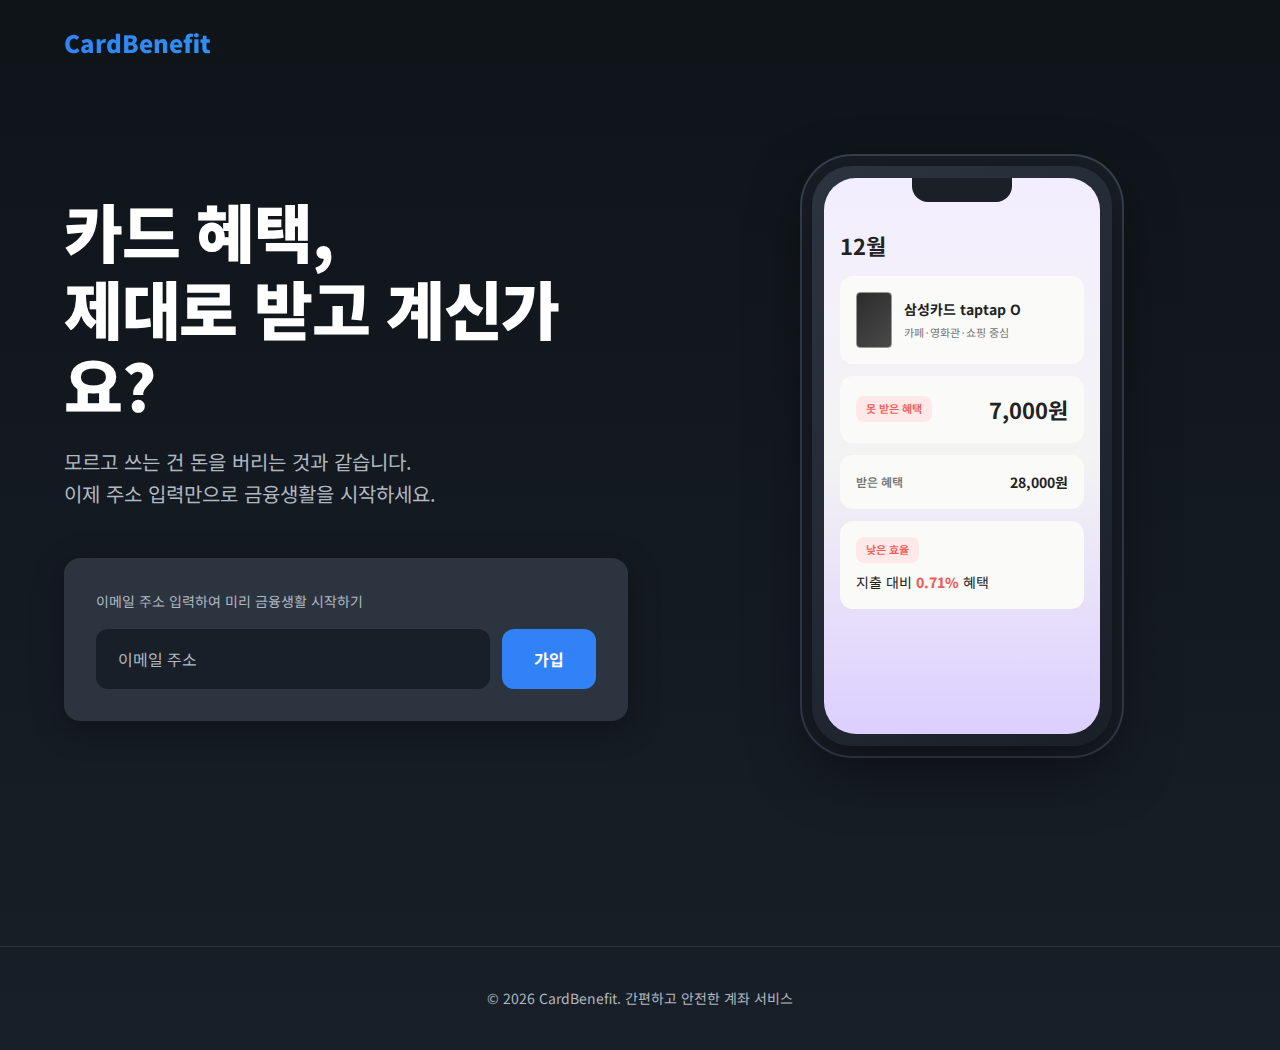
<file: index.html>
<!DOCTYPE html>
<html lang="ko">

<head>
    <meta charset="UTF-8">
    <meta name="viewport" content="width=device-width, initial-scale=1.0">
    <title>카드 혜택, 제대로 받고 계신가요?</title>
    <meta name="description" content="놓치고 있던 카드 혜택을 찾아드립니다. 간편하고 안전한 계좌 서비스로 시작하세요.">
    <link rel="stylesheet" href="style.css">
    <link rel="preconnect" href="https://fonts.googleapis.com">
    <link rel="preconnect" href="https://fonts.gstatic.com" crossorigin>
    <link href="https://fonts.googleapis.com/css2?family=Noto+Sans+KR:wght@400;500;700;900&display=swap"
        rel="stylesheet">
</head>

<body>
    <header>
        <div class="container">
            <div class="logo">CardBenefit</div>
        </div>
    </header>

    <main>
        <section class="hero">
            <div class="container">
                <div class="hero-content">
                    <h1 class="hero-title">
                        카드 혜택,<br>
                        제대로 받고 계신가요?
                    </h1>
                    <p class="hero-subtitle">
                        모르고 쓰는 건 돈을 버리는 것과 같습니다.<br>
                        이제 주소 입력만으로 금융생활을 시작하세요.
                    </p>

                    <div class="cta-section">
                        <p class="cta-label">이메일 주소 입력하여 미리 금융생활 시작하기</p>
                        <form id="emailForm" class="email-form">
                            <input type="email" id="emailInput" placeholder="이메일 주소" required autocomplete="email">
                            <button type="submit" class="btn-primary">가입</button>
                        </form>
                    </div>
                </div>

                <div class="hero-visual">
                    <div class="phone-mockup">
                        <div class="phone-screen">
                            <!-- App Header -->
                            <div class="app-header">
                                <span class="app-month">12월</span>
                            </div>

                            <!-- Card Info Section -->
                            <div class="app-card-info">
                                <div class="card-thumbnail"></div>
                                <div class="card-details">
                                    <span class="card-name">삼성카드 taptap O</span>
                                    <span class="card-category">카페·영화관·쇼핑 중심</span>
                                </div>
                            </div>

                            <!-- Missed Benefits Alert -->
                            <div class="benefit-alert missed">
                                <div class="alert-header">
                                    <span class="alert-badge">못 받은 혜택</span>
                                    <span class="alert-amount">7,000원</span>
                                </div>
                            </div>

                            <!-- Received Benefits -->
                            <div class="benefit-summary">
                                <div class="summary-row">
                                    <span class="summary-label">받은 혜택</span>
                                    <span class="summary-value">28,000원</span>
                                </div>
                            </div>

                            <!-- Efficiency Badge -->
                            <div class="efficiency-section">
                                <div class="efficiency-badge low">낮은 효율</div>
                                <div class="efficiency-text">
                                    지출 대비 <strong>0.71%</strong> 혜택
                                </div>
                            </div>
                        </div>
                    </div>
                </div>
            </div>
        </section>

        <div id="toast" class="toast">
            <p>✓ 가입 신청이 완료되었습니다!</p>
        </div>
    </main>

    <footer>
        <div class="container">
            <p class="footer-text">© 2026 CardBenefit. 간편하고 안전한 계좌 서비스</p>
        </div>
    </footer>

    <script src="script.js"></script>
</body>

</html>
</file>
<file: style.css>
/* ===== CSS Reset & Base ===== */
* {
    margin: 0;
    padding: 0;
    box-sizing: border-box;
}

:root {
    /* Colors - Toss-inspired palette */
    --primary-blue: #3182F6;
    --primary-blue-hover: #1B64DA;
    --background-dark: #191F28;
    --background-card: #2C3440;
    --text-primary: #FFFFFF;
    --text-secondary: #B0B8C1;
    --accent-mint: #26E5C8;
    --accent-coral: #FF6B6B;

    /* Typography */
    --font-main: 'Noto Sans KR', -apple-system, BlinkMacSystemFont, 'Segoe UI', sans-serif;

    /* Spacing */
    --container-max-width: 1200px;
    --section-padding: 120px 24px;
}

body {
    font-family: var(--font-main);
    background: linear-gradient(180deg, #0F1419 0%, #191F28 100%);
    color: var(--text-primary);
    line-height: 1.6;
    min-height: 100vh;
    overflow-x: hidden;
}

.container {
    max-width: var(--container-max-width);
    margin: 0 auto;
    padding: 0 24px;
}

/* ===== Header ===== */
header {
    padding: 24px 0;
    position: relative;
    z-index: 100;
}

.logo {
    font-size: 24px;
    font-weight: 900;
    background: linear-gradient(135deg, var(--primary-blue) 0%, var(--accent-mint) 100%);
    -webkit-background-clip: text;
    -webkit-text-fill-color: transparent;
    background-clip: text;
}

/* ===== Hero Section ===== */
.hero {
    padding: 80px 0 120px;
    position: relative;
}

.hero .container {
    display: grid;
    grid-template-columns: 1fr 1fr;
    gap: 80px;
    align-items: center;
}

.hero-content {
    animation: fadeInUp 0.8s ease-out;
}

.hero-title {
    font-size: 64px;
    font-weight: 900;
    line-height: 1.2;
    margin-bottom: 24px;
    letter-spacing: -0.02em;
}

.hero-subtitle {
    font-size: 20px;
    color: var(--text-secondary);
    margin-bottom: 48px;
    line-height: 1.6;
}

.cta-section {
    background: var(--background-card);
    padding: 32px;
    border-radius: 16px;
    box-shadow: 0 8px 32px rgba(0, 0, 0, 0.3);
}

.cta-label {
    font-size: 14px;
    color: var(--text-secondary);
    margin-bottom: 16px;
}

.email-form {
    display: flex;
    gap: 12px;
}

#emailInput {
    flex: 1;
    padding: 16px 20px;
    font-size: 16px;
    border: 2px solid transparent;
    border-radius: 12px;
    background: var(--background-dark);
    color: var(--text-primary);
    font-family: var(--font-main);
    transition: all 0.3s ease;
}

#emailInput:focus {
    outline: none;
    border-color: var(--primary-blue);
    box-shadow: 0 0 0 4px rgba(49, 130, 246, 0.1);
}

#emailInput::placeholder {
    color: var(--text-secondary);
}

.btn-primary {
    padding: 16px 32px;
    font-size: 16px;
    font-weight: 700;
    color: white;
    background: var(--primary-blue);
    border: none;
    border-radius: 12px;
    cursor: pointer;
    font-family: var(--font-main);
    transition: all 0.3s ease;
    white-space: nowrap;
}

.btn-primary:hover {
    background: var(--primary-blue-hover);
    transform: translateY(-2px);
    box-shadow: 0 8px 24px rgba(49, 130, 246, 0.4);
}

.btn-primary:active {
    transform: translateY(0);
}

/* ===== Phone Mockup ===== */
.hero-visual {
    display: flex;
    justify-content: center;
    align-items: center;
    animation: fadeInRight 0.8s ease-out;
}

.phone-mockup {
    width: 300px;
    height: 580px;
    background: linear-gradient(135deg, #2C3440 0%, #1A1F28 100%);
    border-radius: 40px;
    padding: 12px;
    box-shadow:
        0 20px 60px rgba(0, 0, 0, 0.5),
        0 0 0 10px #1A1F28,
        0 0 0 12px #3A4250;
    position: relative;
}

.phone-mockup::before {
    content: '';
    position: absolute;
    top: 12px;
    left: 50%;
    transform: translateX(-50%);
    width: 100px;
    height: 24px;
    background: #1A1F28;
    border-radius: 0 0 16px 16px;
    z-index: 10;
}

.phone-screen {
    width: 100%;
    height: 100%;
    background: linear-gradient(180deg, #F3EEFF 0%, #F3F3F3 50%, #DCCFFF 100%);
    border-radius: 32px;
    padding: 50px 16px 20px;
    display: flex;
    flex-direction: column;
    gap: 12px;
    overflow: hidden;
}

/* App Screen Components */
.app-header {
    display: flex;
    align-items: center;
    gap: 8px;
}

.app-month {
    font-size: 22px;
    font-weight: 700;
    color: #222222;
}

.app-card-info {
    background: #FAFAF8;
    padding: 16px;
    border-radius: 13px;
    display: flex;
    gap: 12px;
    align-items: center;
}

.card-thumbnail {
    width: 36px;
    height: 56px;
    background: linear-gradient(135deg, #2C2C2C 0%, #4A4A4A 100%);
    border-radius: 4px;
    border: 1px solid #979797;
}

.card-details {
    display: flex;
    flex-direction: column;
    gap: 4px;
}

.card-name {
    font-size: 14px;
    font-weight: 700;
    color: #222222;
}

.card-category {
    font-size: 11px;
    color: #757575;
}

/* Benefit Alert */
.benefit-alert {
    background: #FAFAF8;
    padding: 16px;
    border-radius: 13px;
}

.alert-header {
    display: flex;
    justify-content: space-between;
    align-items: center;
}

.alert-badge {
    background: #FFE9E8;
    color: #EB5E59;
    font-size: 11px;
    font-weight: 600;
    padding: 4px 10px;
    border-radius: 8px;
}

.alert-amount {
    font-size: 22px;
    font-weight: 700;
    color: #222222;
}

/* Benefit Summary */
.benefit-summary {
    background: #FAFAF8;
    padding: 16px;
    border-radius: 13px;
}

.summary-row {
    display: flex;
    justify-content: space-between;
    align-items: center;
}

.summary-label {
    font-size: 12px;
    font-weight: 600;
    color: #757575;
}

.summary-value {
    font-size: 14px;
    font-weight: 700;
    color: #222222;
}

/* Efficiency Section */
.efficiency-section {
    background: #FAFAF8;
    padding: 16px;
    border-radius: 13px;
    display: flex;
    flex-direction: column;
    gap: 8px;
    align-items: flex-start;
}

.efficiency-badge {
    font-size: 11px;
    font-weight: 600;
    padding: 4px 10px;
    border-radius: 8px;
}

.efficiency-badge.low {
    background: #FFE9E8;
    color: #EB5E59;
}

.efficiency-text {
    font-size: 14px;
    color: #222222;
}

.efficiency-text strong {
    color: #EB5E59;
    font-weight: 800;
}

/* ===== Toast Notification ===== */
.toast {
    position: fixed;
    bottom: 40px;
    left: 50%;
    transform: translateX(-50%) translateY(200px);
    background: var(--primary-blue);
    color: white;
    padding: 16px 32px;
    border-radius: 12px;
    box-shadow: 0 8px 32px rgba(49, 130, 246, 0.4);
    font-weight: 700;
    opacity: 0;
    transition: all 0.4s ease;
    z-index: 1000;
}

.toast.show {
    transform: translateX(-50%) translateY(0);
    opacity: 1;
}

/* ===== Footer ===== */
footer {
    padding: 40px 0;
    border-top: 1px solid rgba(255, 255, 255, 0.1);
    margin-top: 80px;
}

.footer-text {
    text-align: center;
    color: var(--text-secondary);
    font-size: 14px;
}

/* ===== Animations ===== */
@keyframes fadeInUp {
    from {
        opacity: 0;
        transform: translateY(30px);
    }

    to {
        opacity: 1;
        transform: translateY(0);
    }
}

@keyframes fadeInRight {
    from {
        opacity: 0;
        transform: translateX(30px);
    }

    to {
        opacity: 1;
        transform: translateX(0);
    }
}

@keyframes pulse {

    0%,
    100% {
        transform: scale(1);
    }

    50% {
        transform: scale(1.02);
    }
}

/* ===== Responsive Design ===== */
@media (max-width: 968px) {
    .hero .container {
        grid-template-columns: 1fr;
        gap: 60px;
    }

    .hero-title {
        font-size: 48px;
    }

    .hero-visual {
        order: -1;
    }

    .phone-mockup {
        width: 280px;
        height: 560px;
    }
}

@media (max-width: 640px) {
    :root {
        --section-padding: 60px 20px;
    }

    .hero {
        padding: 40px 0 60px;
    }

    .hero-title {
        font-size: 36px;
    }

    .hero-subtitle {
        font-size: 16px;
    }

    .email-form {
        flex-direction: column;
    }

    .btn-primary {
        width: 100%;
    }

    .phone-mockup {
        width: 240px;
        height: 480px;
    }

    .notification-amount {
        font-size: 28px;
    }
}
</file>
